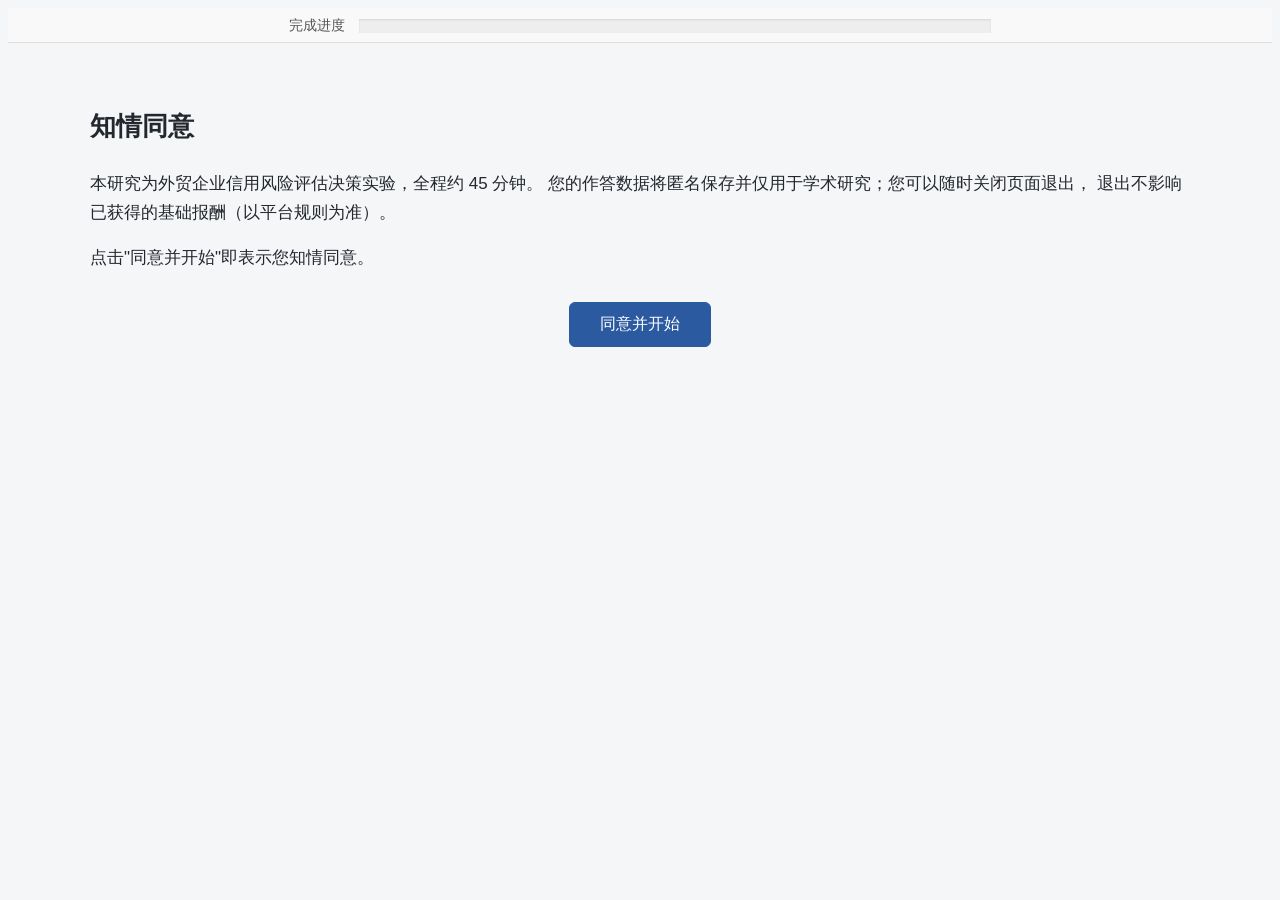
<file: index.html>
<!DOCTYPE html>
<html lang="zh-CN">
<head>
<meta charset="UTF-8">
<meta name="viewport" content="width=device-width, initial-scale=1.0">
<title>外贸企业信用风险评估 · 智能风控系统回测</title>
<link rel="stylesheet" href="vendor/jspsych.css">
<link rel="stylesheet" href="css/experiment.css">
</head>
<body>
<div id="jspsych-target"></div>

<!-- jsPsych 核心与插件（本地化 vendor，勿改 CDN） -->
<script src="vendor/index.browser.min.js"></script>
<script src="vendor/plugin-html-button-response.min.js"></script>
<script src="vendor/plugin-html-slider-response.min.js"></script>
<script src="vendor/plugin-survey-likert.min.js"></script>
<script src="vendor/plugin-survey-multi-choice.min.js"></script>
<script src="vendor/plugin-survey-text.min.js"></script>
<script src="vendor/plugin-instructions.min.js"></script>
<script src="vendor/plugin-call-function.min.js"></script>

<!-- 刺激数据（build_stimuli.py 编译产物） -->
<script src="stimuli/params.js"></script>
<script src="stimuli/case_pool.js"></script>
<script src="stimuli/templates.js"></script>

<!-- 生成与渲染逻辑 -->
<script src="js/rng.js"></script>
<script src="js/schedule.js"></script>
<script src="js/advice.js"></script>
<script src="js/render.js"></script>
<script src="js/trials.js"></script>
<script src="js/questionnaires.js"></script>
<script src="js/experiment.js"></script>
</body>
</html>
</file>
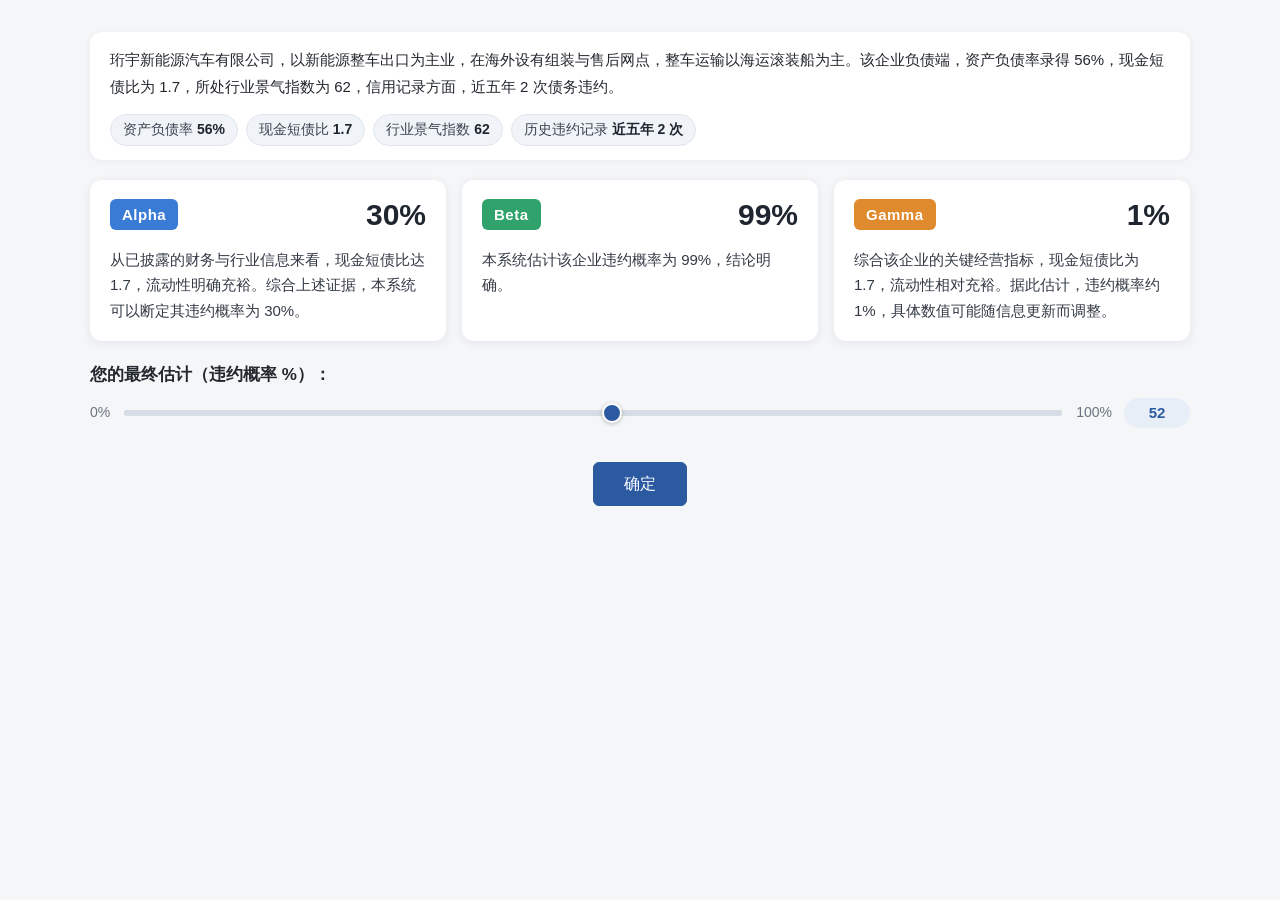
<file: test/visual_check.html>
<!DOCTYPE html>
<html lang="zh-CN">
<head>
<meta charset="UTF-8">
<title>界面走查 · visual check</title>
<link rel="stylesheet" href="../vendor/jspsych.css">
<link rel="stylesheet" href="../css/experiment.css">
</head>
<body>
<div id="jspsych-target"></div>
<script src="../vendor/index.browser.min.js"></script>
<script src="../vendor/plugin-html-button-response.min.js"></script>
<script src="../stimuli/params.js"></script>
<script src="../stimuli/case_pool.js"></script>
<script src="../stimuli/templates.js"></script>
<script src="../js/rng.js"></script>
<script src="../js/schedule.js"></script>
<script src="../js/advice.js"></script>
<script src="../js/render.js"></script>
<script src="../js/trials.js"></script>
<script>
// 用固定 seed 装配单屏，供截图走查：?stage=initial|final|feedback|probe
const stage = new URLSearchParams(location.search).get("stage") || "final";
const rng = new RNG(2026);
const c = CASE_POOL[3];
const row = { trial: 0, phase: "P2", advisors: ["H", "M", "L"], divergence: "high",
              pure_number: false, minority: "", combos: { H: [1, 1], M: [0, 1], L: [1, 0] } };
const a = genAdvice(c.p, row, rng);
const names = { H: ["Alpha", "#3a7bd5"], M: ["Beta", "#2fa36b"], L: ["Gamma", "#e08a2e"] };
const advs = row.advisors.map(k => ({
  key: k, name: names[k][0], color: names[k][1], prob: a[k], combo: row.combos[k],
  pure_number: false, text: renderAdvice(a[k], c.indicators, row.combos[k], rng),
  score: scoreOf(a[k], 0),
}));
let tl;
if (stage === "initial") tl = [{ type: JasJudgePlugin, stage: "initial", case_data: c }];
else if (stage === "final") tl = [{ type: JasJudgePlugin, stage: "final", case_data: c,
  advisors: advs, I_init: 52 }];
else if (stage === "feedback") tl = [{ type: FeedbackPlugin, case_data: c, outcome: 0,
  advisors: advs, self_scores: { I: 66, F: 78, I_val: 52, F_val: 61 } }];
else tl = [{ type: ProbePlugin, advisor: advs[0] }];
initJsPsych({ display_element: "jspsych-target" }).run(tl);
</script>
</body>
</html>
</file>
<file: css/experiment.css>
/* experiment.css — 实验全局样式（须在 vendor/jspsych.css 之后加载）
   覆盖对象：trials.js 三个自定义插件（JAS 判断屏 / 反馈屏 / 探针屏）与
   questionnaires.js 各问卷节点（survey-likert / html-slider-response / multi-choice / survey-text）。
   主色 #2c5aa0；顾问徽标颜色由 JS 内联注入（蓝 #3a7bd5 / 绿 #2fa36b / 橙 #e08a2e）。 */

/* ---------------------------------------------------------------- 整体 */
body {
  background: #f5f6f8;
}

.jspsych-display-element {
  font-family: "PingFang SC", "Microsoft YaHei", "Hiragino Sans GB", "Noto Sans CJK SC", sans-serif;
  font-size: 17px;
  line-height: 1.7;
  color: #23272e;
  background: #f5f6f8;
}

.jspsych-content {
  width: min(1100px, 94vw);
  max-width: 1100px;
  margin-left: auto;
  margin-right: auto;
  text-align: left;
  padding: 24px 0 48px;
}

/* 卡片通用件：白底圆角阴影 */
.case-card,
.adv-card,
.fb-card,
.probe-card {
  background: #ffffff;
  border-radius: 12px;
  box-shadow: 0 2px 10px rgba(30, 41, 59, 0.08);
  padding: 24px 28px;
}

/* ---------------------------------------------------------------- jsPsych 按钮（沿用 .jspsych-btn，统一配色） */
.jspsych-btn {
  background: #2c5aa0;
  color: #ffffff;
  border: 1px solid #2c5aa0;
  border-radius: 6px;
  padding: 10px 30px;
  font-size: 16px;
  font-family: inherit;
  line-height: 1.4;
  cursor: pointer;
  transition: background 0.15s ease;
}
.jspsych-btn:hover {
  background: #234a85;
  border-color: #234a85;
  color: #ffffff;
}
.jspsych-btn:active {
  background: #1d3f70;
  border-color: #1d3f70;
  color: #ffffff;
}
.jspsych-btn:disabled {
  background: #c9d2e0;
  border-color: #c9d2e0;
  color: #ffffff;
  cursor: not-allowed;
}

.btn-row {
  text-align: center;
  margin-top: 22px;
}

/* ---------------------------------------------------------------- 滑条（原生 range 统一美化） */
input[type="range"] {
  -webkit-appearance: none;
  appearance: none;
  height: 6px;
  border-radius: 3px;
  background: #d7dde6;
  outline: none;
  cursor: pointer;
}
input[type="range"]::-webkit-slider-runnable-track {
  height: 6px;
  border-radius: 3px;
  background: #d7dde6;
}
input[type="range"]::-webkit-slider-thumb {
  -webkit-appearance: none;
  appearance: none;
  width: 20px;
  height: 20px;
  margin-top: -7px;
  border-radius: 50%;
  background: #2c5aa0;
  border: 2px solid #ffffff;
  box-shadow: 0 1px 4px rgba(0, 0, 0, 0.25);
}
input[type="range"]::-moz-range-track {
  height: 6px;
  border-radius: 3px;
  background: #d7dde6;
}
input[type="range"]::-moz-range-thumb {
  width: 18px;
  height: 18px;
  border-radius: 50%;
  background: #2c5aa0;
  border: 2px solid #ffffff;
  box-shadow: 0 1px 4px rgba(0, 0, 0, 0.25);
}

/* 判断屏滑条行（trials.js sliderRow） */
.slider-row {
  margin: 20px 0;
}
.slider-label {
  font-weight: 600;
  margin-bottom: 8px;
}
.slider-wrap {
  display: flex;
  align-items: center;
  flex-wrap: nowrap;
  gap: 12px;
}
.slider-wrap input[type="range"] {
  flex: 1 1 auto;
  min-width: 0;
}
.slider-end {
  flex: 0 0 auto;
  white-space: nowrap;
  font-size: 14px;
  color: #6a7380;
}
.slider-val {
  flex: 0 0 auto;
  min-width: 46px;
  text-align: center;
  padding: 2px 10px;
  border-radius: 999px;
  background: #e8eef7;
  color: #2c5aa0;
  font-weight: 600;
  font-size: 15px;
}

/* html-slider-response 插件容器（其 wrapper 带内联 margin，需 !important 压缩） */
#jspsych-html-slider-response-wrapper {
  margin: 24px 0 !important;
}
#jspsych-html-slider-response-stimulus {
  margin-bottom: 28px;
}
.jspsych-html-slider-response-container {
  max-width: 720px;
  margin-left: auto !important;
  margin-right: auto !important;
}
.jspsych-html-slider-response-container span {
  font-size: 14px !important;
  line-height: 1.4;
}
.jspsych-slider {
  width: 100%;
}

/* ---------------------------------------------------------------- 案例卡（trials.js caseCard） */
.case-card {
  margin-bottom: 20px;
}
.case-card.compact {
  padding: 14px 20px;
  font-size: 15px;
  box-shadow: 0 1px 6px rgba(30, 41, 59, 0.06);
}
.case-vignette {
  margin-bottom: 14px;
  line-height: 1.8;
}
.ind-row {
  display: flex;
  flex-wrap: wrap;
  gap: 8px;
}
.ind-chip {
  background: #f0f3f7;
  border: 1px solid #e1e6ee;
  border-radius: 999px;
  padding: 3px 12px;
  font-size: 14px;
  color: #3c4450;
  white-space: nowrap;
}
.ind-chip b {
  color: #1f2630;
}

/* ---------------------------------------------------------------- 顾问建议卡（三列 flex） */
.adv-row {
  display: flex;
  gap: 16px;
  align-items: stretch;
  margin: 18px 0;
}
.adv-card {
  flex: 1 1 0;
  min-width: 0;
  display: flex;
  flex-direction: column;
  padding: 18px 20px;
}
.adv-head {
  display: flex;
  align-items: center;
  justify-content: space-between;
  gap: 10px;
  margin-bottom: 10px;
}
.adv-badge {
  display: inline-block;
  border-radius: 6px;
  padding: 3px 12px;
  color: #ffffff;
  font-weight: 600;
  font-size: 15px;
  letter-spacing: 0.5px;
  white-space: nowrap;
}
.adv-prob {
  font-size: 30px;
  font-weight: 700;
  color: #1f2630;
  line-height: 1.1;
  white-space: nowrap;
}
.adv-text {
  font-size: 15px;
  line-height: 1.7;
  color: #333a45;
  margin-top: 6px;
}
.adv-text.pn {
  color: #8a929e;
  font-style: italic;
}

/* ---------------------------------------------------------------- 反馈屏（trials.js FeedbackPlugin） */
.fb-card {
  max-width: 760px;
  margin: 0 auto;
}
.fb-truth {
  text-align: center;
  font-size: 19px;
  font-weight: 600;
  margin-bottom: 18px;
}
.oc-yes {
  color: #c0392b;
  font-weight: 700;
}
.oc-no {
  color: #1e8449;
  font-weight: 700;
}
.fb-table {
  width: 100%;
  border-collapse: collapse;
  font-size: 16px;
}
.fb-table th,
.fb-table td {
  padding: 9px 14px;
  text-align: center;
}
.fb-table thead th {
  border-bottom: 2px solid #ccd4de;
  color: #5a6370;
  font-weight: 600;
}
.fb-table tbody td {
  border-bottom: 1px solid #edf0f4;
}
.fb-table tfoot td {
  border-top: 2px solid #ccd4de;
}

/* ---------------------------------------------------------------- 探针屏（trials.js ProbePlugin） */
.probe-card {
  max-width: 760px;
  margin: 0 auto;
}
.probe-head {
  font-size: 17px;
  font-weight: 600;
  margin-bottom: 12px;
}

/* ---------------------------------------------------------------- 问卷（questionnaires.js） */
/* 题干 / 陈述句：左对齐不折行错位 */
.likert-statement,
.jspsych-content .jspsych-survey-likert-statement {
  display: block;
  font-size: 17px;
  font-weight: 600;
  line-height: 1.7;
  text-align: left;
  margin: 18px 0 10px;
  padding-top: 0;
  color: #23272e;
}
.jspsych-content .jspsych-survey-likert-preamble {
  text-align: left;
  margin-bottom: 6px;
  color: #3c4450;
}
/* 李克特选项行：各档等宽、顶部对齐，窄 margin 下文字在档内换行而不错位 */
.jspsych-content .jspsych-survey-likert-opts {
  font-size: 14px;
  line-height: 1.35;
}
.jspsych-content .jspsych-survey-likert-opts li {
  vertical-align: top;
  text-align: center;
}
.jspsych-content .jspsych-survey-likert-opt-label {
  color: #4a5260;
}
/* 量表页统一收进卡片观感 */
.jspsych-survey-likert-form,
.jspsych-survey-multi-choice-form,
#jspsych-survey-text-form {
  background: #ffffff;
  border-radius: 12px;
  box-shadow: 0 2px 10px rgba(30, 41, 59, 0.08);
  padding: 22px 28px 26px;
}
/* 多选题 */
.jspsych-content .jspsych-survey-multi-choice-question {
  margin: 14px 0;
  text-align: left;
}
.jspsych-content .jspsych-survey-multi-choice-option {
  line-height: 1.9;
}
/* 文本题输入框 */
.jspsych-display-element input[type="text"],
.jspsych-display-element textarea,
.jspsych-display-element input[type="number"] {
  font-family: inherit;
  font-size: 16px;
  border: 1px solid #c6cdd8;
  border-radius: 6px;
  padding: 8px 12px;
  background: #fbfcfe;
  color: #23272e;
}
.jspsych-display-element input[type="text"]:focus,
.jspsych-display-element textarea:focus {
  outline: none;
  border-color: #2c5aa0;
  box-shadow: 0 0 0 3px rgba(44, 90, 160, 0.15);
}
.jspsych-content .jspsych-survey-text-question {
  text-align: left;
  margin: 14px 0;
}

/* ---------------------------------------------------------------- 窄屏适配 */
@media (max-width: 720px) {
  .adv-row {
    flex-direction: column;
  }
  .case-card,
  .adv-card,
  .fb-card,
  .probe-card,
  .jspsych-survey-likert-form,
  .jspsych-survey-multi-choice-form,
  #jspsych-survey-text-form {
    padding: 16px 18px;
  }
  .slider-end {
    font-size: 12px;
  }
  .adv-prob {
    font-size: 26px;
  }
}
</file>
